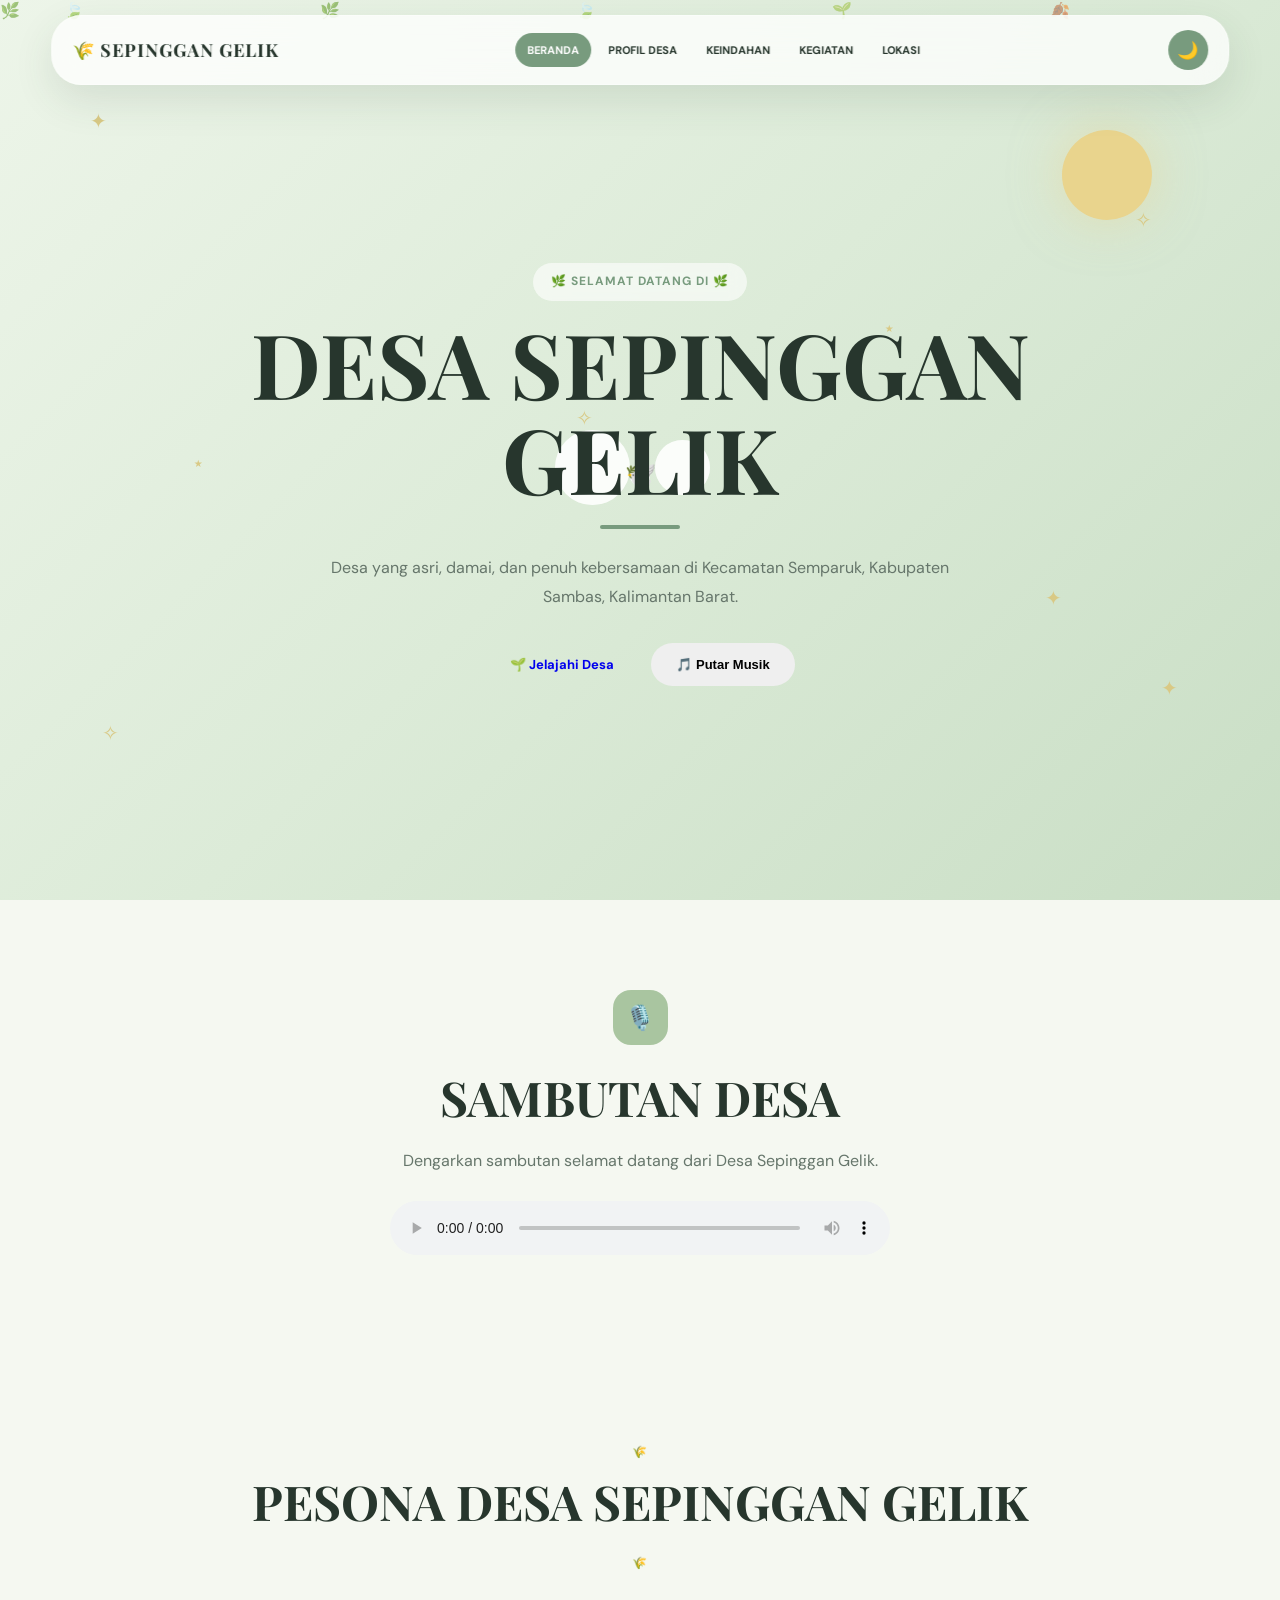
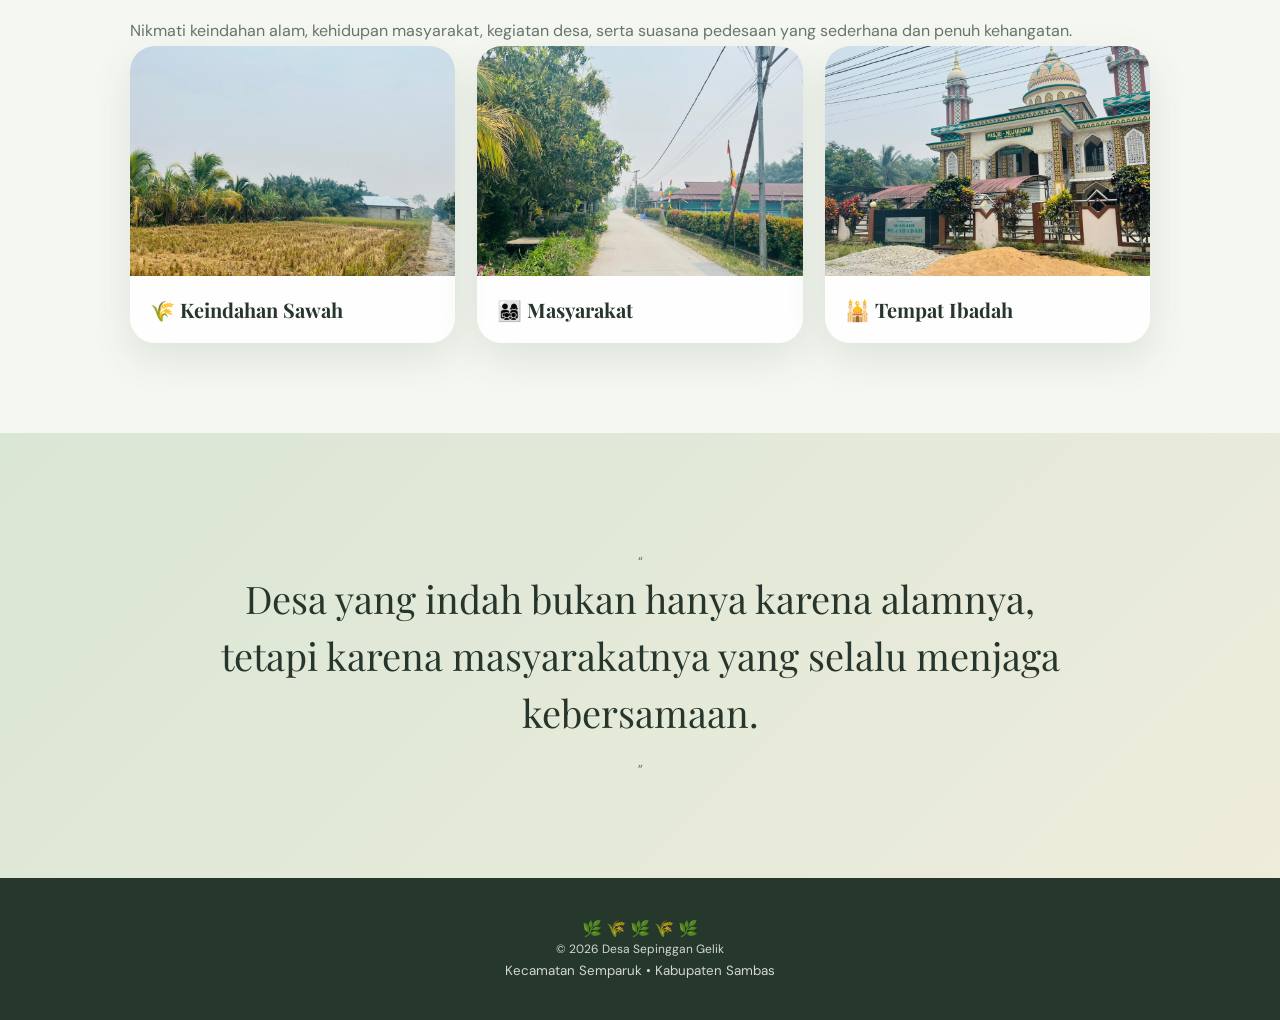
<file: index.html>
<!DOCTYPE html>
<html lang="id">
<head>
    <meta charset="UTF-8">
    <meta name="viewport" content="width=device-width, initial-scale=1.0">
    <title>Desa Sepinggan Gelik</title>
    <link rel="stylesheet" href="./style.css">
    <link rel="preconnect" href="https://fonts.googleapis.com">
    <link rel="preconnect" href="https://fonts.gstatic.com" crossorigin>
    <link href="https://fonts.googleapis.com/css2?family=DM+Sans:wght@400;500;600;700&family=Playfair+Display:wght@500;600;700&family=Parisienne&display=swap" rel="stylesheet">
</head>
<body>
    <div class="stars">
        <span>✦</span>
        <span>✧</span>
        <span>⋆</span>
        <span>✦</span>
        <span>✧</span>
        <span>⋆</span>
        <span>✦</span>
        <span>✧</span>
    </div>
    <div class="floating-leaves">
        <span>🍃</span>
        <span>🌿</span>
        <span>🍃</span>
        <span>🌱</span>
        <span>🍂</span>
        <span>🌿</span>
    </div>
    <header>
        <div class="logo">
            🌾 <span>SEPINGGAN GELIK</span>
        </div>
        <button class="menu-toggle" id="menuToggle">
            ☰
        </button>
        <nav id="navMenu">
            <a href="./index.html" class="active">
                BERANDA
            </a>
            <a href="./profil.html">
                PROFIL DESA
            </a>
            <a href="./keindahan.html">
                KEINDAHAN
            </a>
            <a href="./kegiatan.html">
                KEGIATAN
            </a>
            <a href="./lokasi.html">
                LOKASI
            </a>
        </nav>
        <button id="themeToggle" class="theme-btn">
            🌙
        </button>
    </header>
    <!-- HERO -->
    <section class="hero">
        <div class="sun"></div>
        <div class="cloud cloud1">
            ☁️
        </div>
        <div class="cloud cloud2">
            ☁️
        </div>
        <div class="bird bird1">
            🕊️
        </div>
        <div class="bird bird2">
            🕊️
        </div>
        <div class="shooting-star">
            ✦
        </div>
        <div class="hero-content">
            <p class="welcome">
                🌿 SELAMAT DATANG DI 🌿
            </p>
            <h1>
                DESA SEPINGGAN GELIK
            </h1>
            <div class="line"></div>
            <p class="hero-description">
                Desa yang asri, damai, dan penuh
                kebersamaan di Kecamatan Semparuk,
                Kabupaten Sambas, Kalimantan Barat.
            </p>
            <div class="buttons">
                <a href="./profil.html" class="btn">
                    🌱 Jelajahi Desa
                </a>
                <button id="playMusic" class="btn">
                    🎵 Putar Musik
                </button>
            </div>
        </div>
        <div class="grass"></div>
    </section>
    <!-- SAMBUTAN -->
    <section class="sambutan reveal">
        <div class="section-icon">
            🎙️
        </div>
        <h2>
            SAMBUTAN DESA
        </h2>
        <p>
            Dengarkan sambutan selamat datang
            dari Desa Sepinggan Gelik.
        </p>
        <audio controls>
            <source
                src="./suara-sambutan.mp3"
                type="audio/mpeg">
        </audio>
    </section>
    <!-- PESONA -->
    <section class="intro reveal">
        <div class="section-heading">
            <span>🌾</span>
            <h2>
                PESONA DESA SEPINGGAN GELIK
            </h2>
            <span>🌾</span>
        </div>
        <p>
            Nikmati keindahan alam, kehidupan masyarakat,
            kegiatan desa, serta suasana pedesaan yang
            sederhana dan penuh kehangatan.
        </p>
        <div class="mini-gallery">
            <div class="gallery-card">
                <img
                    src="./sawah.jpg"
                    alt="Sawah Desa"
                    loading="lazy"
                    onerror="this.style.display='none';">
                <h3>
                    🌾 Keindahan Sawah
                </h3>
            </div>
            <div class="gallery-card">
                <img
                    src="./masyarakat.jpg"
                    alt="Masyarakat Desa"
                    loading="lazy"
                    onerror="this.style.display='none';">
                <h3>
                    👨‍👩‍👧‍👦 Masyarakat
                </h3>
            </div>
            <div class="gallery-card">
                <img
                    src="./masjid.jpg"
                    alt="Masjid Desa"
                    loading="lazy"
                    onerror="this.style.display='none';">
                <h3>
                    🕌 Tempat Ibadah
                </h3>
            </div>
        </div>
    </section>
    <!-- QUOTE -->
    <section class="quote">
        <div class="quote-content">
            <span>“</span>
            <p>
                Desa yang indah bukan hanya karena
                alamnya, tetapi karena masyarakatnya
                yang selalu menjaga kebersamaan.
            </p>
            <span>”</span>
        </div>
    </section>
    <!-- MUSIK UTAMA -->
    <audio id="musikDesa" loop>
        <source
            src="./lagu-desa.mp3"
            type="audio/mpeg">
    </audio>
    <!-- FOOTER -->
    <footer>
        <div class="footer-decoration">
            🌿 🌾 🌿 🌾 🌿
        </div>
        <p>
            © 2026 Desa Sepinggan Gelik
        </p>
        <small>
            Kecamatan Semparuk • Kabupaten Sambas
        </small>
    </footer>
    <script src="./script.js"></script>
</body>
</html>
</file>
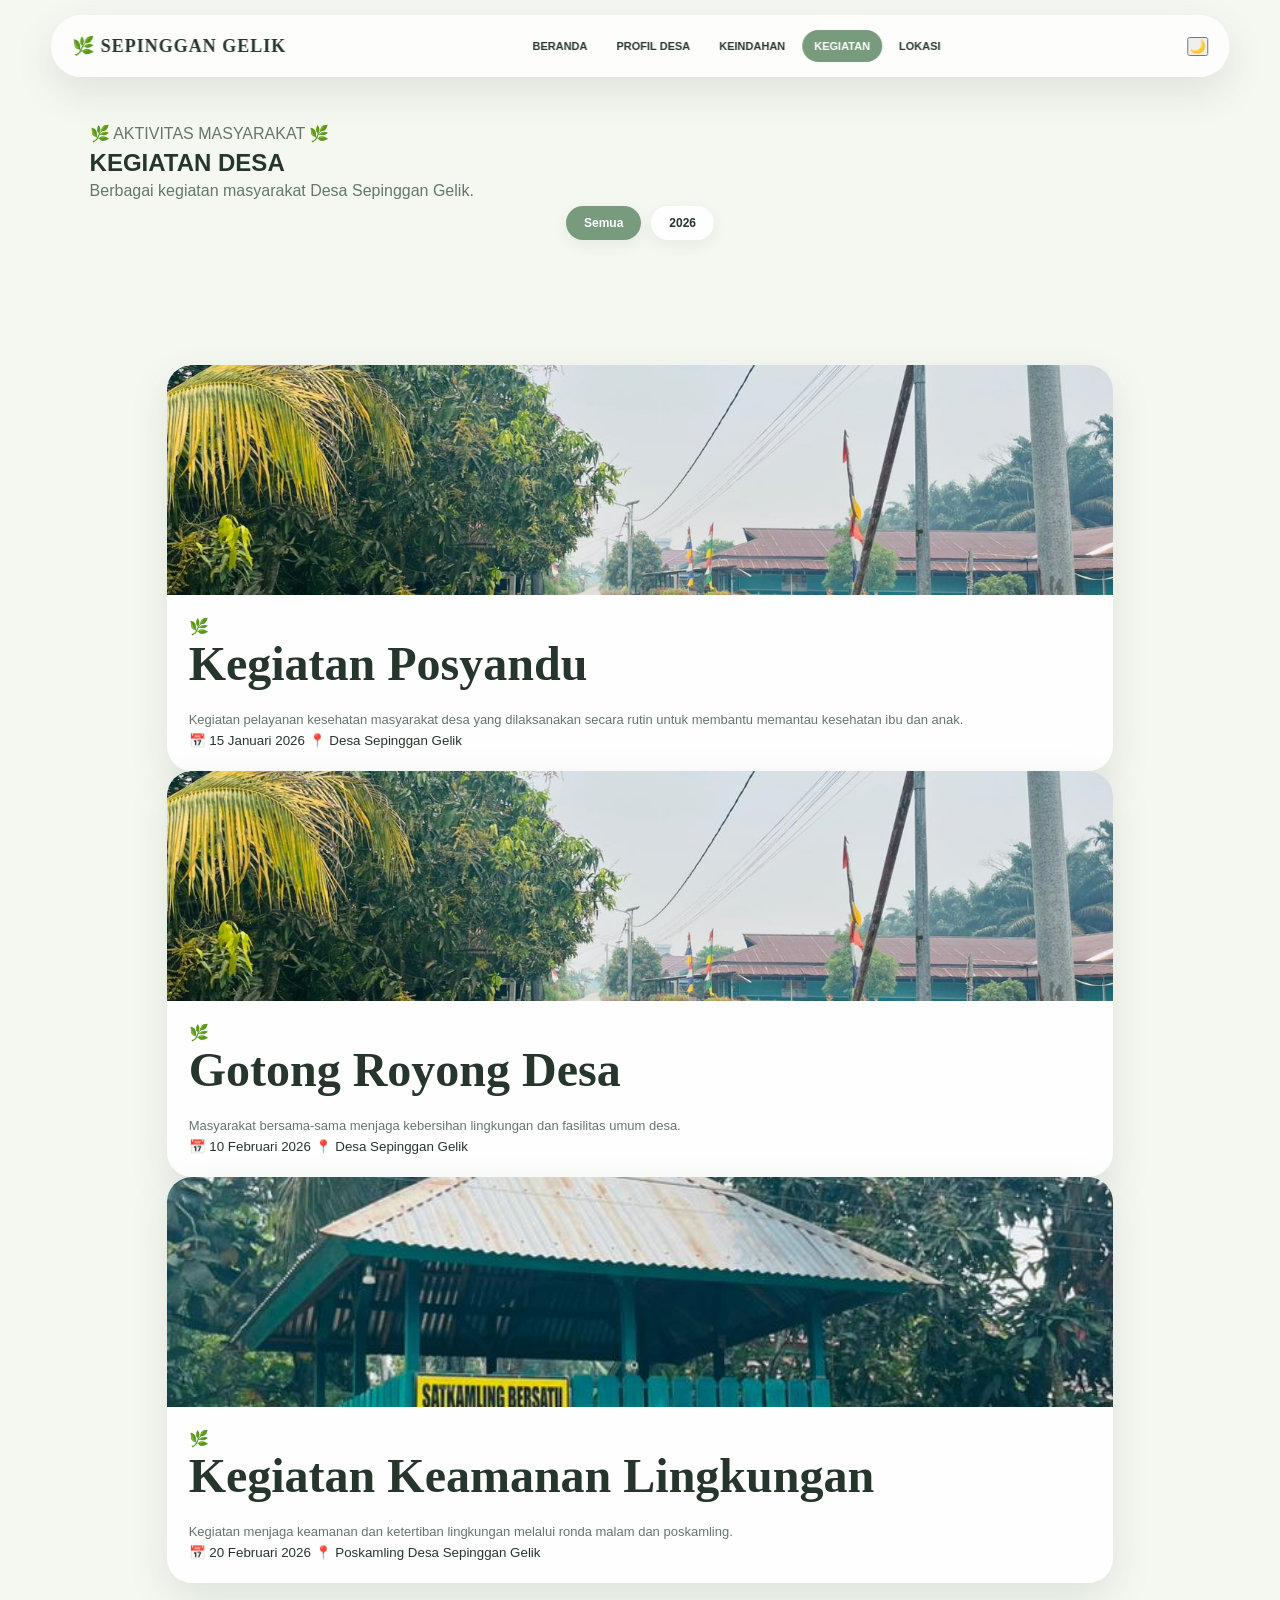
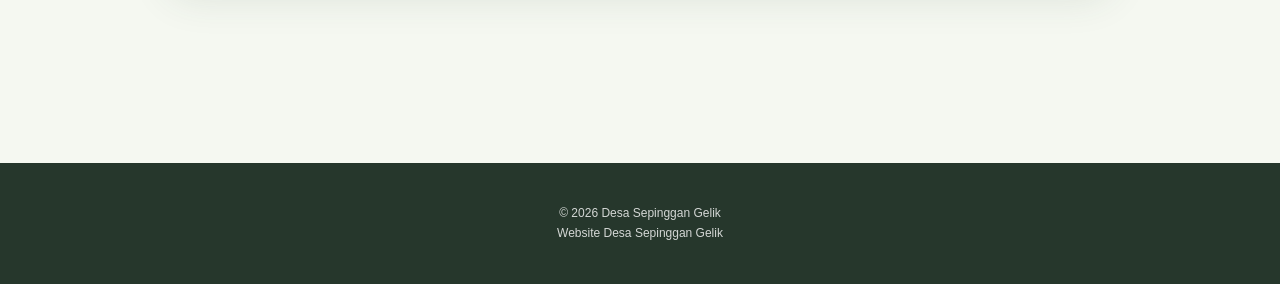
<file: kegiatan.html>
<!DOCTYPE html>
<html lang="id">

<head>
    <meta charset="UTF-8">
    <meta name="viewport" content="width=device-width, initial-scale=1.0">

    <title>Kegiatan Desa | Sepinggan Gelik</title>

    <link rel="stylesheet" href="./style.css">

    <link rel="preconnect" href="https://fonts.googleapis.com">
    <link rel="preconnect" href="https://fonts.gstatic.com" crossorigin>

    <link
        href="https://fonts.googleapis.com/css2?family=Cormorant+Garamond:wght@400;500;600;700&family=Montserrat:wght@300;400;500;600&display=swap"
        rel="stylesheet">
</head>

<body>

    <!-- HEADER -->
    <header class="navbar">

        <div class="logo">
            🌿 SEPINGGAN GELIK
        </div>

        <nav id="navMenu">
            <a href="./index.html">BERANDA</a>
            <a href="./profil.html">PROFIL DESA</a>
            <a href="./keindahan.html">KEINDAHAN</a>
            <a href="./kegiatan.html" class="active">KEGIATAN</a>
            <a href="./lokasi.html">LOKASI</a>
        </nav>

        <button id="themeToggle" class="theme-toggle" type="button">
            🌙
        </button>

        <button id="menuToggle" class="menu-toggle" type="button">
            ☰
        </button>

    </header>


    <!-- MAIN -->
    <main>

        <section class="page">

            <!-- JUDUL -->
            <div class="section-title">

                <p class="eyebrow">
                    🌿 AKTIVITAS MASYARAKAT 🌿
                </p>

                <h1>KEGIATAN DESA</h1>

                <div class="title-line"></div>

                <p>
                    Berbagai kegiatan masyarakat Desa Sepinggan Gelik.
                </p>

            </div>


            <!-- FILTER -->
            <div class="activity-filter">

                <button class="filter-btn active" type="button">
                    Semua
                </button>

                <button class="filter-btn" type="button">
                    2026
                </button>

            </div>


            <!--
                KEGIATAN DARI GOOGLE SHEETS
                Data akan dimasukkan otomatis oleh script.js
            -->
            <section
                class="activity-grid"
                id="kegiatanContainer">

                <div class="loading-kegiatan">
                    <span>🌿</span>
                    <p>Memuat kegiatan desa...</p>
                </div>

            </section>

        </section>

    </main>


    <!-- FOOTER -->
    <footer>

        <p>
            © 2026 Desa Sepinggan Gelik
        </p>

        <p>
            Website Desa Sepinggan Gelik
        </p>

    </footer>


    <!-- MUSIK DESA -->
    <audio id="musikDesa" loop>
        <source src="./lagu-desa.mp3" type="audio/mpeg">
    </audio>


    <!-- SCRIPT UTAMA WEBSITE -->
    <script src="./script.js"></script>

</body>

</html>
</file>
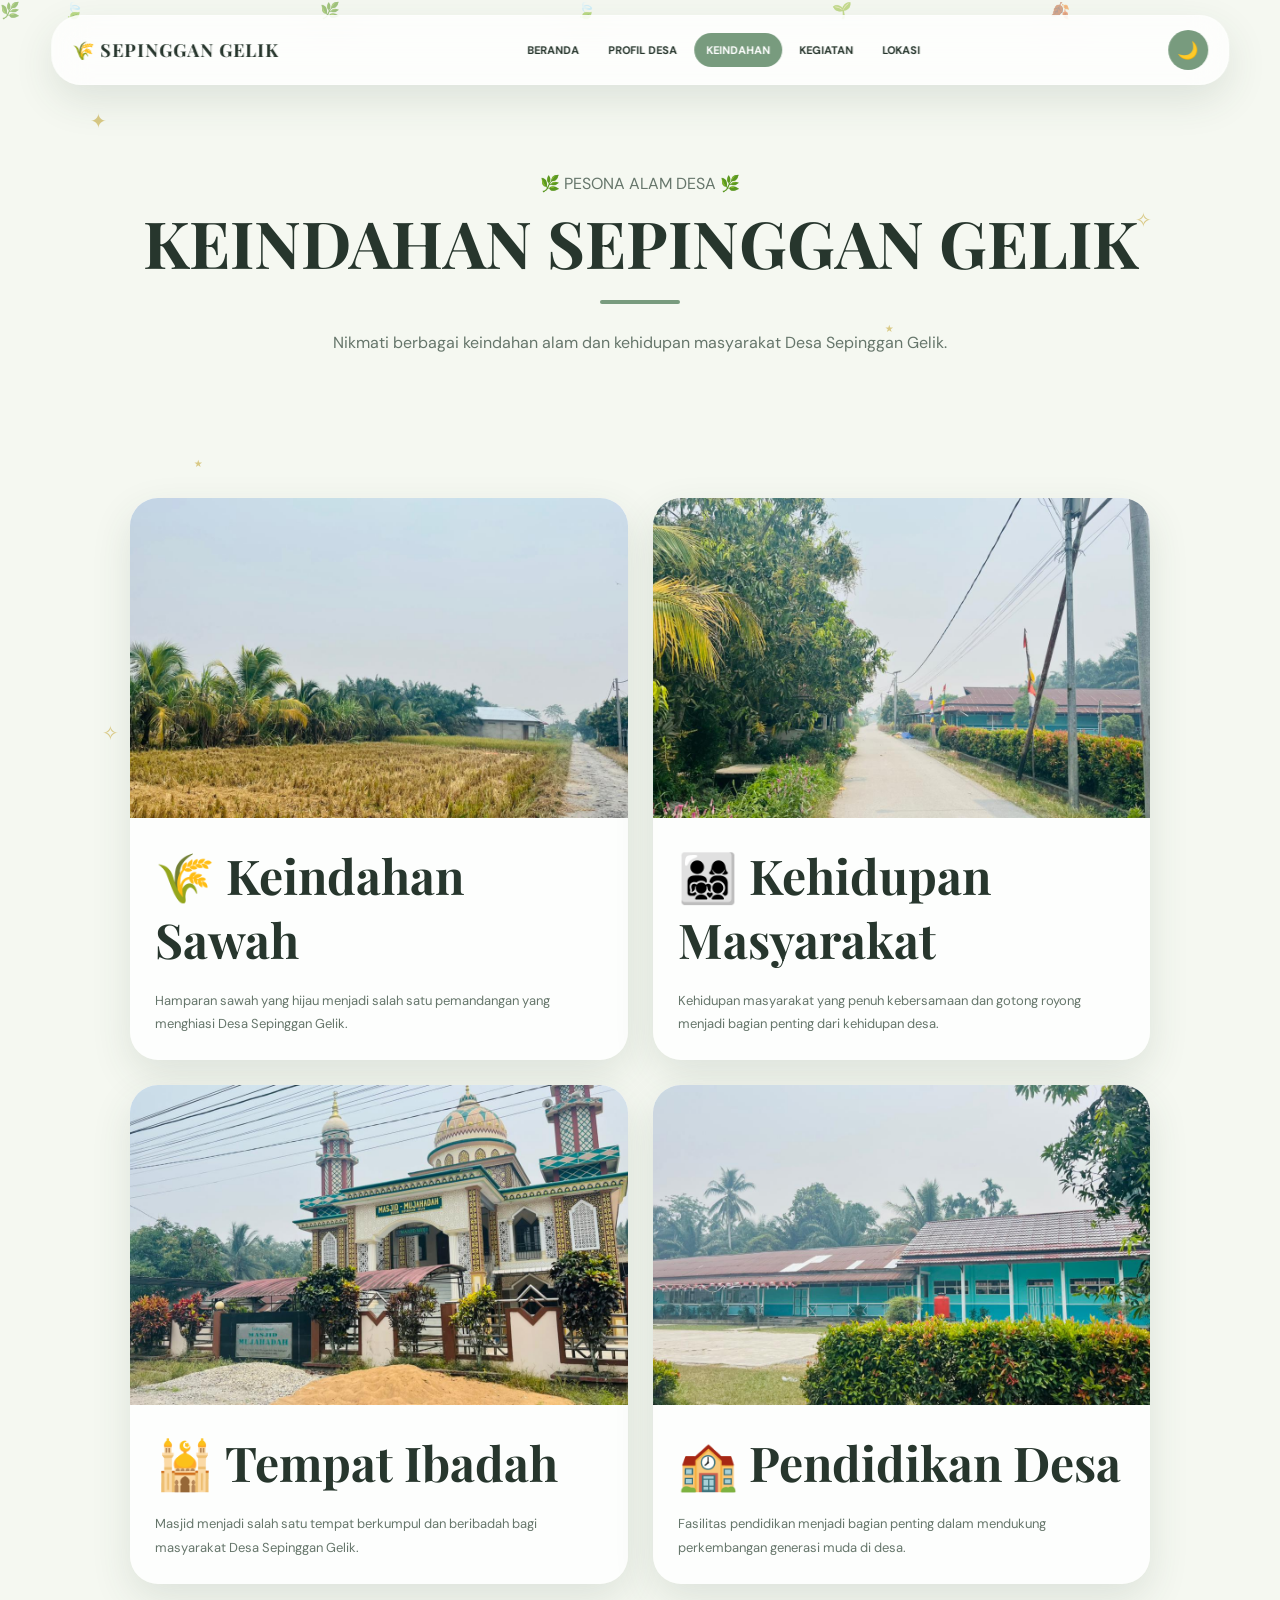
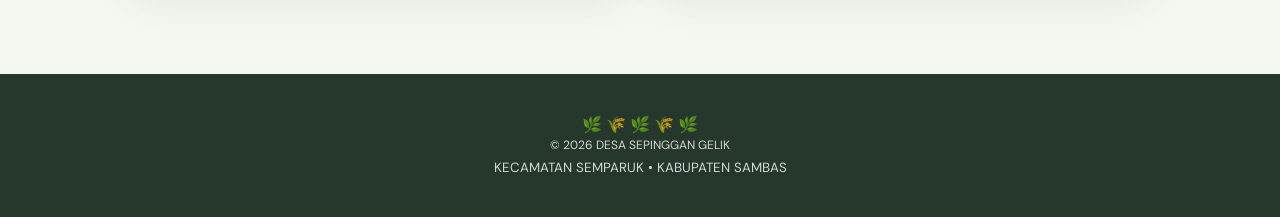
<file: keindahan.html>
<!DOCTYPE html>
<html lang="id">
<head>
    <meta charset="UTF-8">
    <meta name="viewport" content="width=device-width, initial-scale=1.0">
    <title>Keindahan Desa | SEPINGGAN GELIK</title>
    <link rel="stylesheet" href="./style.css">
    <link rel="preconnect" href="https://fonts.googleapis.com">
    <link rel="preconnect" href="https://fonts.gstatic.com" crossorigin>
    <link
        href="https://fonts.googleapis.com/css2?family=DM+Sans:wght@400;500;600;700&family=Playfair+Display:wght@500;600;700&family=Parisienne&display=swap"
        rel="stylesheet">
</head>
<body>
    <div class="stars">
        <span>✦</span>
        <span>✧</span>
        <span>⋆</span>
        <span>✦</span>
        <span>✧</span>
        <span>⋆</span>
    </div>
    <div class="floating-leaves">
        <span>🍃</span>
        <span>🌿</span>
        <span>🍃</span>
        <span>🌱</span>
        <span>🍂</span>
        <span>🌿</span>
    </div>
    <!-- HEADER -->
    <header>
        <div class="logo">
            🌾 <span>SEPINGGAN GELIK</span>
        </div>
        <button
            class="menu-toggle"
            id="menuToggle">
            ☰
        </button>
        <nav id="navMenu">
            <a href="./index.html">
                BERANDA
            </a>
            <a href="./profil.html">
                PROFIL DESA
            </a>
            <a
                href="./keindahan.html"
                class="active">
                KEINDAHAN
            </a>
            <a href="./kegiatan.html">
                KEGIATAN
            </a>
            <a href="./lokasi.html">
                LOKASI
            </a>
        </nav>
        <button
            id="themeToggle"
            class="theme-btn">
            🌙
        </button>
    </header>
    <!-- HERO -->
    <main class="page">
        <section class="page-hero">
            <p>
                🌿 PESONA ALAM DESA 🌿
            </p>
            <h1>
                KEINDAHAN SEPINGGAN GELIK
            </h1>
            <div class="line"></div>
            <p>
                Nikmati berbagai keindahan alam dan
                kehidupan masyarakat Desa Sepinggan Gelik.
            </p>
        </section>
        <!-- GALERI -->
        <section class="photo-gallery reveal">
            <!-- SAWAH -->
            <div class="photo-card">
                <img
                    src="./sawah.jpg"
                    alt="Keindahan Sawah Desa"
                    loading="lazy"
                    onerror="this.src='./sawah.jpg';">
                <div class="photo-content">
                    <h2>
                        🌾 Keindahan Sawah
                    </h2>
                    <p>
                        Hamparan sawah yang hijau menjadi
                        salah satu pemandangan yang menghiasi
                        Desa Sepinggan Gelik.
                    </p>
                </div>
            </div>
            <!-- MASYARAKAT -->
            <div class="photo-card">
                <img
                    src="./masyarakat.jpg"
                    alt="Masyarakat Desa"
                    loading="lazy"
                    onerror="this.src='./masyarakat.jpg';">
                <div class="photo-content">
                    <h2>
                        👨‍👩‍👧‍👦 Kehidupan Masyarakat
                    </h2>
                    <p>
                        Kehidupan masyarakat yang penuh
                        kebersamaan dan gotong royong menjadi
                        bagian penting dari kehidupan desa.
                    </p>
                </div>
            </div>
            <!-- MASJID -->
            <div class="photo-card">
                <img
                    src="./masjid.jpg"
                    alt="Masjid Desa"
                    loading="lazy"
                    onerror="this.src='./masjid.jpg';">
                <div class="photo-content">
                    <h2>
                        🕌 Tempat Ibadah
                    </h2>
                    <p>
                        Masjid menjadi salah satu tempat
                        berkumpul dan beribadah bagi masyarakat
                        Desa Sepinggan Gelik.
                    </p>
                </div>
            </div>
            <!-- SEKOLAH -->
            <div class="photo-card">
                <img
                    src="./sekolah.jpg"
                    alt="Sekolah Desa"
                    loading="lazy"
                    onerror="this.src='./sekolah.jpg';">
                <div class="photo-content">
                    <h2>
                        🏫 Pendidikan Desa
                    </h2>
                    <p>
                        Fasilitas pendidikan menjadi bagian
                        penting dalam mendukung perkembangan
                        generasi muda di desa.
                    </p>
                </div>
            </div>
        </section>
    </main>
    <!-- MUSIK -->
    <audio
        id="musikDesa"
        loop>
        <source
            src="./lagu-desa.mp3"
            type="audio/mpeg">
    </audio>
    <!-- FOOTER -->
    <footer>
        <div class="footer-decoration">
            🌿 🌾 🌿 🌾 🌿
        </div>
        <p>
            © 2026 DESA SEPINGGAN GELIK
        </p>
        <small>
            KECAMATAN SEMPARUK • KABUPATEN SAMBAS
        </small>
    </footer>
    <script src="./script.js"></script>
</body>
</html>
</file>
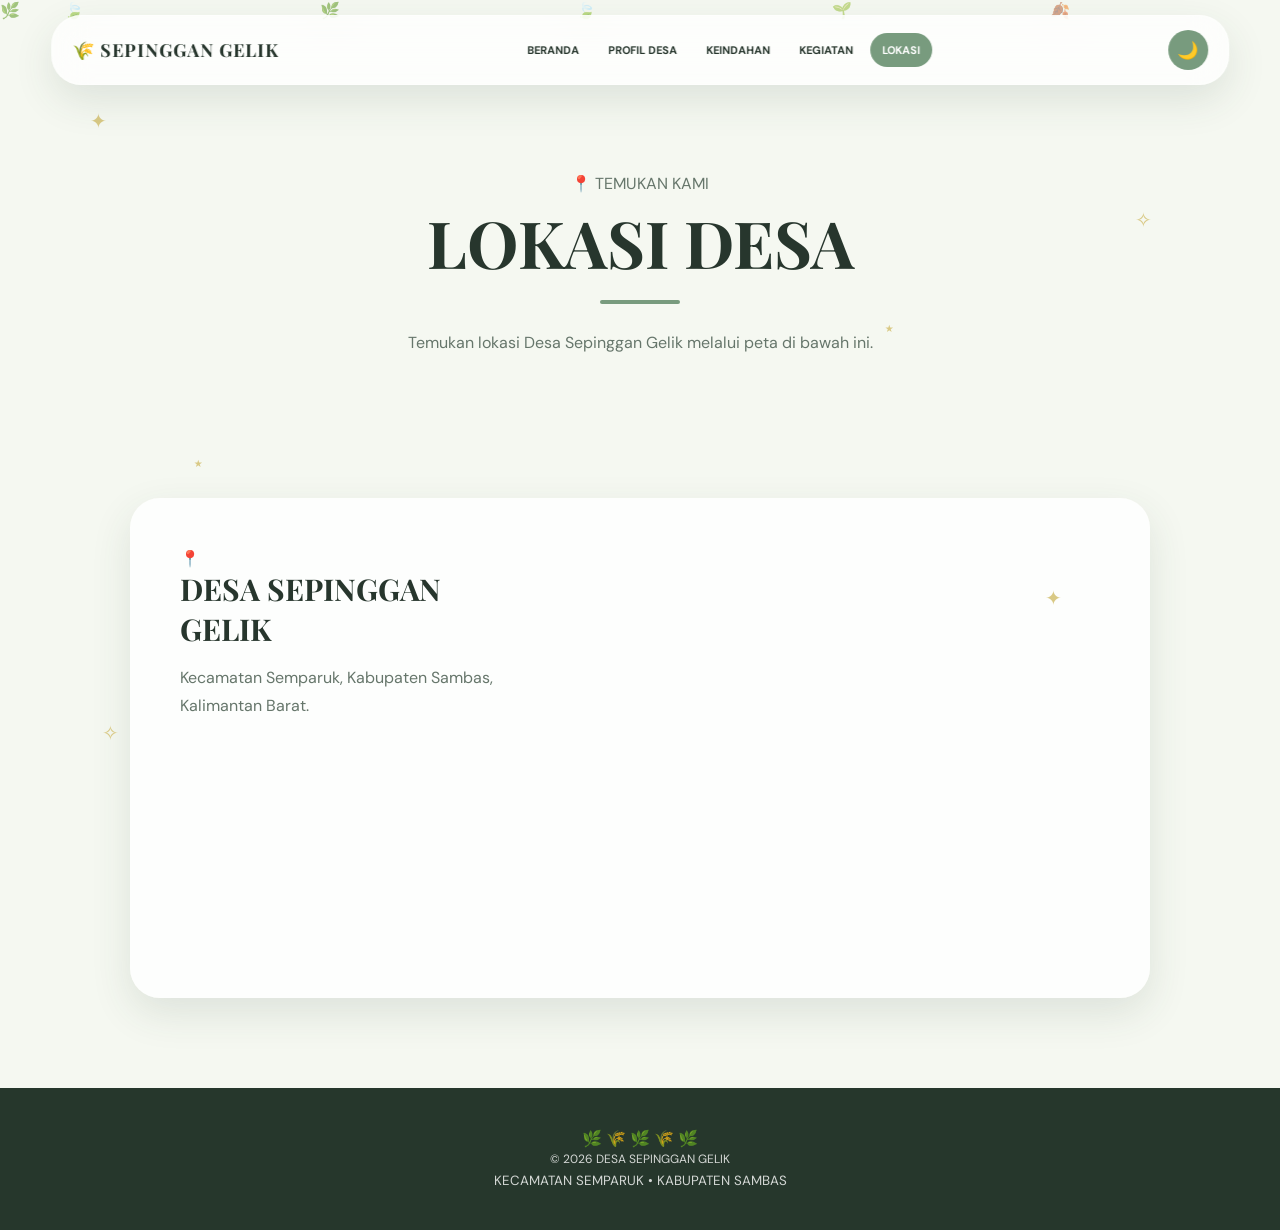
<file: lokasi.html>
<!DOCTYPE html>
<html lang="id">
<head>
    <meta charset="UTF-8">
    <meta name="viewport" content="width=device-width, initial-scale=1.0">
    <title>Lokasi Desa | SEPINGGAN GELIK</title>
    <link rel="stylesheet" href="./style.css">
    <link rel="preconnect" href="https://fonts.googleapis.com">
    <link rel="preconnect" href="https://fonts.gstatic.com" crossorigin>
    <link
        href="https://fonts.googleapis.com/css2?family=DM+Sans:wght@400;500;600;700&family=Playfair+Display:wght@500;600;700&family=Parisienne&display=swap"
        rel="stylesheet">
</head>
<body>
    <div class="stars">
        <span>✦</span>
        <span>✧</span>
        <span>⋆</span>
        <span>✦</span>
        <span>✧</span>
        <span>⋆</span>
    </div>
    <div class="floating-leaves">
        <span>🍃</span>
        <span>🌿</span>
        <span>🍃</span>
        <span>🌱</span>
        <span>🍂</span>
        <span>🌿</span>
    </div>
    <!-- HEADER -->
    <header>
        <div class="logo">
            🌾 <span>SEPINGGAN GELIK</span>
        </div>
        <button
            class="menu-toggle"
            id="menuToggle">
            ☰
        </button>
        <nav id="navMenu">
            <a href="./index.html">
                BERANDA
            </a>
            <a href="./profil.html">
                PROFIL DESA
            </a>
            <a href="./keindahan.html">
                KEINDAHAN
            </a>
            <a href="./kegiatan.html">
                KEGIATAN
            </a>
            <a
                href="./lokasi.html"
                class="active">
                LOKASI
            </a>
        </nav>
        <button
            id="themeToggle"
            class="theme-btn">
            🌙
        </button>
    </header>
    <!-- MAIN -->
    <main class="page">
        <section class="page-hero">
            <p>
                📍 TEMUKAN KAMI
            </p>
            <h1>
                LOKASI DESA
            </h1>
            <div class="line"></div>
            <p>
                Temukan lokasi Desa Sepinggan Gelik
                melalui peta di bawah ini.
            </p>
        </section>
        <!-- LOKASI -->
        <section class="location-section reveal">
            <div class="location-card">
                <div class="location-info">
                    <div class="location-icon">
                        📍
                    </div>
                    <h2>
                        DESA SEPINGGAN GELIK
                    </h2>
                    <p>
                        Kecamatan Semparuk,
                        Kabupaten Sambas,
                        Kalimantan Barat.
                    </p>
                </div>
                <div class="map-container">
                    <iframe
                        src="https://www.google.com/maps?q=Desa+Sepinggan+Gelik,+Kecamatan+Semparuk,+Kabupaten+Sambas,+Kalimantan+Barat&output=embed"
                        width="100%"
                        height="450"
                        style="border:0;"
                        allowfullscreen=""
                        loading="lazy"
                        referrerpolicy="no-referrer-when-downgrade">
                    </iframe>
                </div>
            </div>
        </section>
    </main>
    <!-- MUSIK -->
    <audio
        id="musikDesa"
        loop>
        <source
            src="./lagu-desa.mp3"
            type="audio/mpeg">
    </audio>
    <!-- FOOTER -->
    <footer>
        <div class="footer-decoration">
            🌿 🌾 🌿 🌾 🌿
        </div>
        <p>
            © 2026 DESA SEPINGGAN GELIK
        </p>
        <small>
            KECAMATAN SEMPARUK • KABUPATEN SAMBAS
        </small>
    </footer>
    <script src="./script.js"></script>
</body>
</html>
</file>
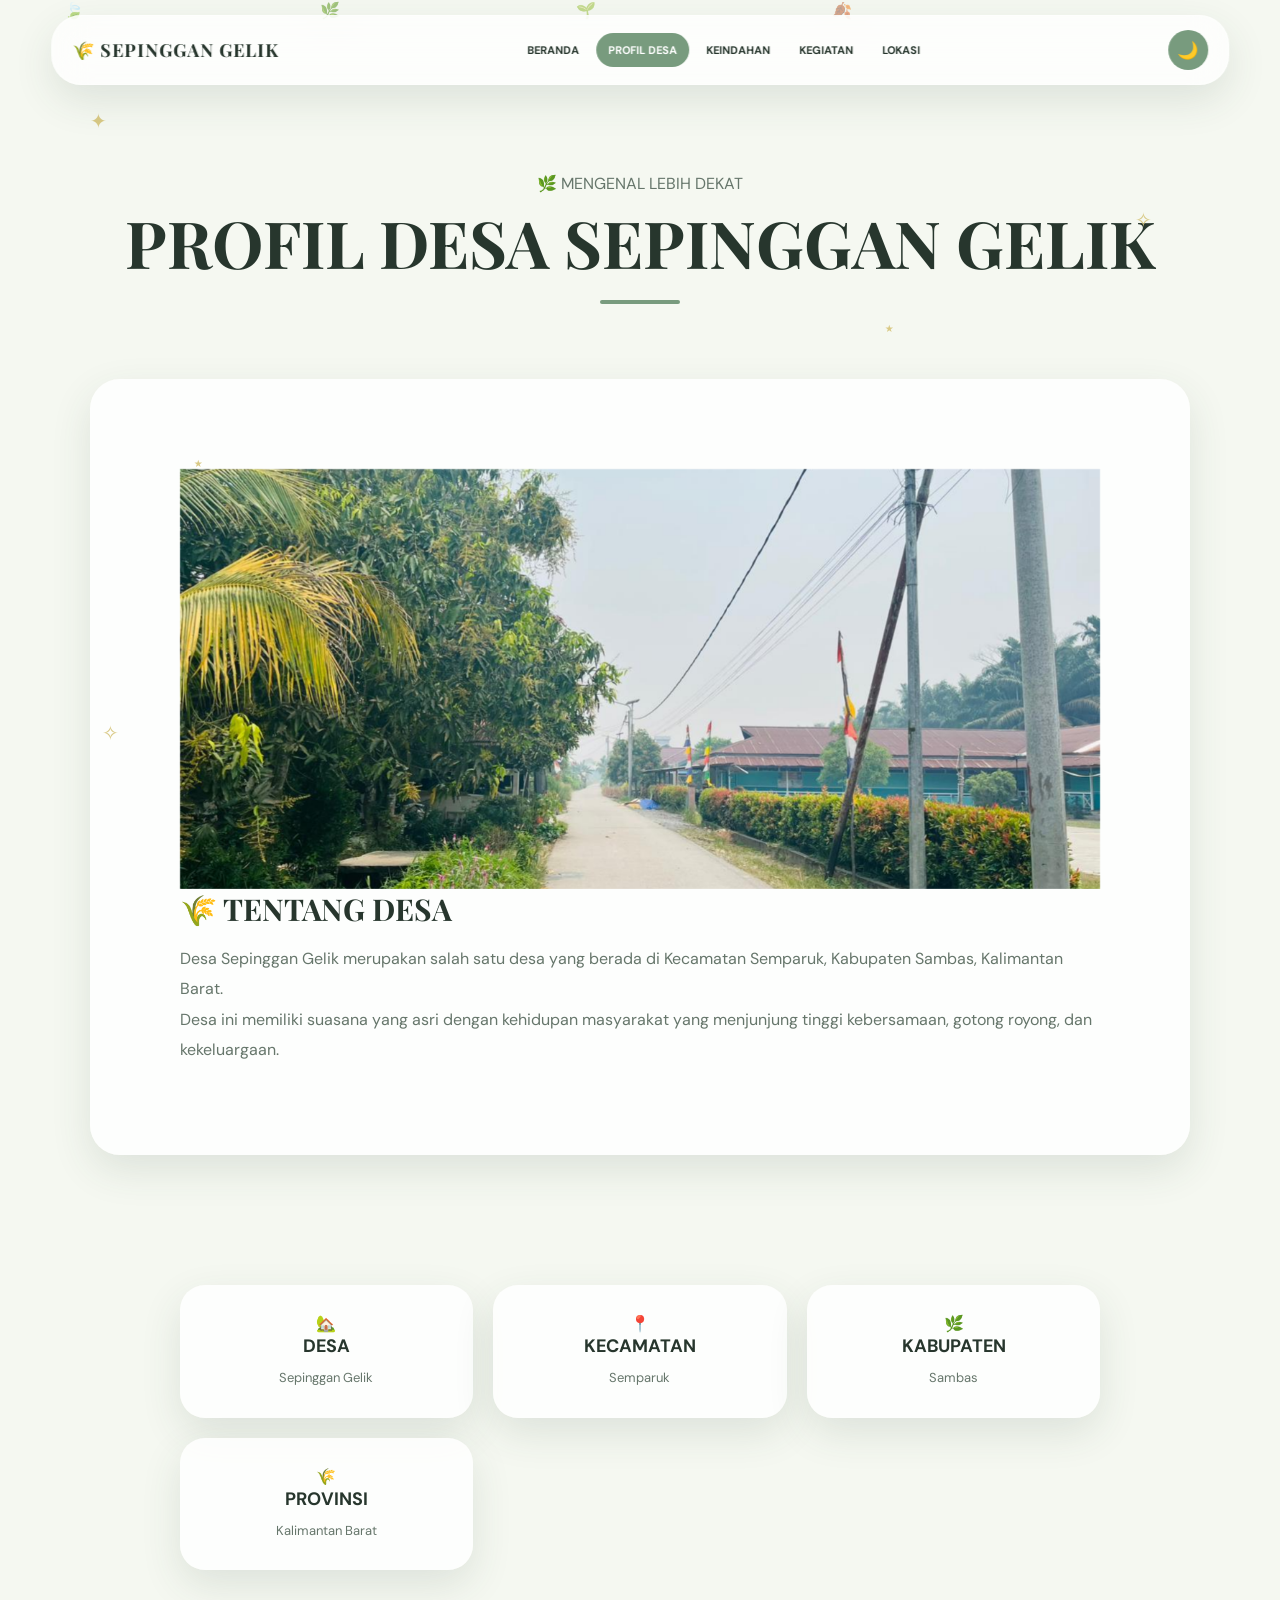
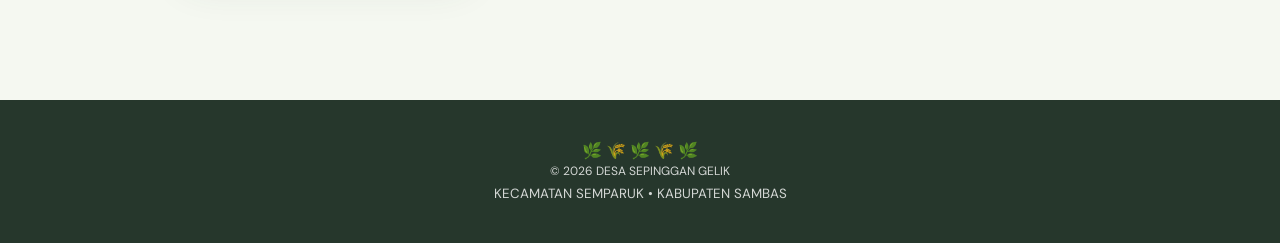
<file: profil.html>
<!DOCTYPE html>
<html lang="id">
<head>
    <meta charset="UTF-8">
    <meta name="viewport" content="width=device-width, initial-scale=1.0">
    <title>Profil Desa | SEPINGGAN GELIK</title>
    <link rel="stylesheet" href="./style.css">
    <link rel="preconnect" href="https://fonts.googleapis.com">
    <link rel="preconnect" href="https://fonts.gstatic.com" crossorigin>
    <link
        href="https://fonts.googleapis.com/css2?family=DM+Sans:wght@400;500;600;700&family=Playfair+Display:wght@500;600;700&family=Parisienne&display=swap"
        rel="stylesheet">
</head>
<body>
    <div class="stars">
        <span>✦</span>
        <span>✧</span>
        <span>⋆</span>
        <span>✦</span>
        <span>✧</span>
        <span>⋆</span>
    </div>
    <div class="floating-leaves">
        <span>🍃</span>
        <span>🌿</span>
        <span>🌱</span>
        <span>🍂</span>
    </div>
    <!-- HEADER -->
    <header>
        <div class="logo">
            🌾 <span>SEPINGGAN GELIK</span>
        </div>
        <button
            class="menu-toggle"
            id="menuToggle">
            ☰
        </button>
        <nav id="navMenu">
            <a href="./index.html">
                BERANDA
            </a>
            <a
                href="./profil.html"
                class="active">
                PROFIL DESA
            </a>
            <a href="./keindahan.html">
                KEINDAHAN
            </a>
            <a href="./kegiatan.html">
                KEGIATAN
            </a>
            <a href="./lokasi.html">
                LOKASI
            </a>
        </nav>
        <button
            id="themeToggle"
            class="theme-btn">
            🌙
        </button>
    </header>
    <!-- MAIN -->
    <main class="page">
        <!-- PAGE HERO -->
        <section class="page-hero">
            <p>
                🌿 MENGENAL LEBIH DEKAT
            </p>
            <h1>
                PROFIL DESA SEPINGGAN GELIK
            </h1>
            <div class="line"></div>
        </section>
        <!-- TENTANG DESA -->
        <section class="content-card reveal">
            <img
                src="./masyarakat.jpg"
                alt="Masyarakat Desa"
                loading="lazy"
                onerror="this.src='./masyarakat.jpg';">
            <div>
                <h2>
                    🌾 TENTANG DESA
                </h2>
                <p>
                    Desa Sepinggan Gelik merupakan salah satu
                    desa yang berada di Kecamatan Semparuk,
                    Kabupaten Sambas, Kalimantan Barat.
                </p>
                <p>
                    Desa ini memiliki suasana yang asri dengan
                    kehidupan masyarakat yang menjunjung tinggi
                    kebersamaan, gotong royong, dan kekeluargaan.
                </p>
            </div>
        </section>
        <!-- INFORMASI DESA -->
        <section class="info-grid reveal">
            <div class="info-box">
                <span>🏡</span>
                <h3>
                    DESA
                </h3>
                <p>
                    Sepinggan Gelik
                </p>
            </div>
            <div class="info-box">
                <span>📍</span>
                <h3>
                    KECAMATAN
                </h3>
                <p>
                    Semparuk
                </p>
            </div>
            <div class="info-box">
                <span>🌿</span>
                <h3>
                    KABUPATEN
                </h3>
                <p>
                    Sambas
                </p>
            </div>
            <div class="info-box">
                <span>🌾</span>
                <h3>
                    PROVINSI
                </h3>
                <p>
                    Kalimantan Barat
                </p>
            </div>
        </section>
    </main>
    <!-- MUSIK -->
    <audio
        id="musikDesa"
        loop>
        <source
            src="./lagu-desa.mp3"
            type="audio/mpeg">
    </audio>
    <!-- FOOTER -->
    <footer>
        <div class="footer-decoration">
            🌿 🌾 🌿 🌾 🌿
        </div>
        <p>
            © 2026 DESA SEPINGGAN GELIK
        </p>
        <small>
            KECAMATAN SEMPARUK • KABUPATEN SAMBAS
        </small>
    </footer>
    <script src="./script.js"></script>
</body>
</html>
</file>
<file: style.css>
/* =====================================================
   ROOT
===================================================== */
:root {
    --bg: #f5f8f1;
    --card: rgba(255,255,255,.85);
    --text: #27362d;
    --muted: #66766b;
    --primary: #789b7e;
    --secondary: #a9c5a0;
    --accent: #d8c99b;
    --header: rgba(255,255,255,.75);
    --shadow:
        0 15px 40px rgba(48,70,54,.12);
}


/* =====================================================
   DARK MODE
===================================================== */
body.dark {
    --bg: #0e1712;
    --card: rgba(27,42,32,.9);
    --text: #eef5ed;
    --muted: #b7c7ba;
    --primary: #94b698;
    --secondary: #6f9277;
    --accent: #d8ca91;
    --header: rgba(15,25,19,.9);
    --shadow:
        0 15px 40px rgba(0,0,0,.4);
}


/* =====================================================
   RESET
===================================================== */
* {
    margin: 0;
    padding: 0;
    box-sizing: border-box;
}

html {
    scroll-behavior: smooth;
}

body {
    background: var(--bg);
    color: var(--text);
    font-family: "DM Sans", sans-serif;
    overflow-x: hidden;
    transition:
        background .4s ease,
        color .4s ease;
}


/* =====================================================
   HEADER
===================================================== */
header {
    position: fixed;
    top: 15px;
    left: 50%;
    transform: translateX(-50%);
    width: 92%;
    max-width: 1250px;
    padding: 14px 20px;
    display: flex;
    align-items: center;
    justify-content: space-between;
    gap: 15px;
    background: var(--header);
    backdrop-filter: blur(18px);
    border:
        1px solid rgba(255,255,255,.3);
    border-radius: 30px;
    box-shadow: var(--shadow);
    z-index: 999;
}

.logo {
    font-family:
        "Playfair Display",
        serif;
    font-weight: 700;
    font-size: 18px;
    letter-spacing: 1px;
}

nav {
    display: flex;
    gap: 5px;
}

nav a {
    color: var(--text);
    text-decoration: none;
    font-size: 11px;
    font-weight: 700;
    padding: 10px 12px;
    border-radius: 20px;
    transition: .3s;
}

nav a:hover,
nav a.active {
    background: var(--primary);
    color: white;
}

.theme-btn,
.menu-toggle {
    border: none;
    background: var(--primary);
    color: white;
    width: 40px;
    height: 40px;
    border-radius: 50%;
    cursor: pointer;
    font-size: 17px;
}

.menu-toggle {
    display: none;
}


/* =====================================================
   BINTANG
===================================================== */
.stars span {
    position: fixed;
    color: #d9c985;
    font-size: 20px;
    pointer-events: none;
    z-index: 1;
    animation:
        twinkle 2s infinite alternate;
}

.stars span:nth-child(1) {
    top: 12%;
    left: 7%;
}

.stars span:nth-child(2) {
    top: 23%;
    right: 10%;
}

.stars span:nth-child(3) {
    top: 50%;
    left: 15%;
}

.stars span:nth-child(4) {
    top: 65%;
    right: 17%;
}

.stars span:nth-child(5) {
    top: 80%;
    left: 8%;
}

.stars span:nth-child(6) {
    top: 35%;
    right: 30%;
}

.stars span:nth-child(7) {
    top: 75%;
    right: 8%;
}

.stars span:nth-child(8) {
    top: 45%;
    left: 45%;
}

@keyframes twinkle {
    from {
        opacity: .2;
        transform:
            scale(.7)
            rotate(0deg);
    }

    to {
        opacity: 1;
        transform:
            scale(1.3)
            rotate(20deg);
    }
}


/* =====================================================
   DAUN
===================================================== */
.floating-leaves span {
    position: fixed;
    z-index: 2;
    pointer-events: none;
    animation:
        floatLeaf 9s linear infinite;
    opacity: .55;
}

.floating-leaves span:nth-child(1) {
    left: 5%;
    animation-delay: 0s;
}

.floating-leaves span:nth-child(2) {
    left: 25%;
    animation-delay: 2s;
}

.floating-leaves span:nth-child(3) {
    left: 45%;
    animation-delay: 4s;
}

.floating-leaves span:nth-child(4) {
    left: 65%;
    animation-delay: 1s;
}

.floating-leaves span:nth-child(5) {
    left: 82%;
    animation-delay: 3s;
}

@keyframes floatLeaf {
    0% {
        top: -10%;
        transform:
            translateX(0)
            rotate(0deg);
    }

    50% {
        transform:
            translateX(70px)
            rotate(180deg);
    }

    100% {
        top: 110%;
        transform:
            translateX(-50px)
            rotate(360deg);
    }
}
/* =====================================================
   HERO
===================================================== */
.hero {
    min-height: 100vh;
    padding: 150px 7% 100px;
    display: flex;
    align-items: center;
    justify-content: center;
    position: relative;
    overflow: hidden;
    background:
        linear-gradient(
            135deg,
            #edf5e9 0%,
            #dcebd8 50%,
            #c9dec5 100%
        );
}

body.dark .hero {
    background:
        linear-gradient(
            135deg,
            #142319 0%,
            #1b3021 50%,
            #203b29 100%
        );
}

.hero-content {
    width: 100%;
    max-width: 900px;
    text-align: center;
    position: relative;
    z-index: 5;
}

.welcome {
    display: inline-block;
    margin-bottom: 15px;
    padding: 8px 18px;
    border-radius: 30px;
    background: rgba(255,255,255,.6);
    color: var(--primary);
    font-size: 12px;
    font-weight: 700;
    letter-spacing: 1px;
    backdrop-filter: blur(8px);
}

.hero h1 {
    font-family:
        "Playfair Display",
        serif;
    font-size: clamp(45px, 8vw, 90px);
    line-height: 1.05;
    color: var(--text);
    margin-bottom: 20px;
}

.line {
    width: 80px;
    height: 4px;
    margin: 0 auto 25px;
    border-radius: 10px;
    background: var(--primary);
}

.hero-description {
    max-width: 650px;
    margin: auto;
    color: var(--muted);
    font-size: 16px;
    line-height: 1.8;
}

.buttons {
    display: flex;
    justify-content: center;
    align-items: center;
    gap: 12px;
    margin-top: 30px;
    flex-wrap: wrap;
}

.btn {
    display: inline-flex;
    align-items: center;
    justify-content: center;
    padding: 13px 24px;
    border-radius: 30px;
    text-decoration: none;
    font-size: 13px;
    font-weight: 700;
    transition: .3s;
    border: 1px solid transparent;
}

.btn-primary {
    background: var(--primary);
    color: white;
    box-shadow:
        0 8px 20px rgba(78,110,83,.2);
}

.btn-primary:hover {
    transform: translateY(-3px);
}

.btn-secondary {
    background: rgba(255,255,255,.55);
    color: var(--text);
    border-color: rgba(120,155,126,.35);
}

.btn-secondary:hover {
    background: var(--primary);
    color: white;
}


/* =====================================================
   MATAHARI
===================================================== */
.sun {
    position: absolute;
    width: 90px;
    height: 90px;
    border-radius: 50%;
    background: #e9d48d;
    top: 130px;
    right: 10%;
    box-shadow:
        0 0 50px rgba(233,212,141,.5);
    animation:
        sunMove 5s ease-in-out infinite alternate;
}

@keyframes sunMove {
    from {
        transform: translateY(0);
    }

    to {
        transform: translateY(15px);
    }
}


/* =====================================================
   AWAN
===================================================== */
.cloud {
    position: absolute;
    background: rgba(255,255,255,.65);
    border-radius: 100px;
    filter: blur(.3px);
}

.cloud::before,
.cloud::after {
    content: "";
    position: absolute;
    background: inherit;
    border-radius: 50%;
}

.cloud::before {
    width: 55px;
    height: 55px;
    top: -25px;
    left: 25px;
}

.cloud::after {
    width: 75px;
    height: 75px;
    top: -35px;
    right: 20px;
}

.cloud-1 {
    width: 120px;
    height: 30px;
    top: 23%;
    left: 5%;
    animation:
        cloudMove 18s linear infinite;
}

.cloud-2 {
    width: 160px;
    height: 35px;
    top: 32%;
    right: 4%;
    animation:
        cloudMove 22s linear infinite reverse;
}

@keyframes cloudMove {
    0% {
        transform: translateX(-20px);
    }

    50% {
        transform: translateX(40px);
    }

    100% {
        transform: translateX(-20px);
    }
}


/* =====================================================
   BURUNG
===================================================== */
.bird {
    position: absolute;
    font-size: 25px;
    color: var(--primary);
    z-index: 3;
    animation:
        birdFly 15s linear infinite;
}

.bird-1 {
    top: 25%;
    left: -50px;
}

.bird-2 {
    top: 38%;
    left: -100px;
    animation-delay: 5s;
}

@keyframes birdFly {
    0% {
        transform: translateX(0);
    }

    100% {
        transform: translateX(110vw);
    }
}


/* =====================================================
   BINTANG JATUH
===================================================== */
.shooting-star {
    position: absolute;
    width: 100px;
    height: 2px;
    background:
        linear-gradient(
            90deg,
            transparent,
            rgba(255,255,255,.9)
        );
    transform: rotate(-25deg);
    animation:
        shooting 5s linear infinite;
    opacity: 0;
}

.shooting-star:nth-child(1) {
    top: 20%;
    left: 70%;
}

.shooting-star:nth-child(2) {
    top: 45%;
    left: 80%;
    animation-delay: 2s;
}

@keyframes shooting {
    0% {
        opacity: 0;
        transform:
            translate(0,0)
            rotate(-25deg);
    }

    10% {
        opacity: 1;
    }

    30% {
        opacity: 0;
        transform:
            translate(-250px,130px)
            rotate(-25deg);
    }

    100% {
        opacity: 0;
    }
}


/* =====================================================
   SECTION
===================================================== */
section {
    padding: 90px 7%;
}

.sambutan {
    max-width: 900px;
    margin: auto;
    text-align: center;
}

.section-icon {
    width: 55px;
    height: 55px;
    margin: 0 auto 20px;
    display: flex;
    align-items: center;
    justify-content: center;
    border-radius: 18px;
    background: var(--secondary);
    color: white;
    font-size: 24px;
}

section h2 {
    font-family:
        "Playfair Display",
        serif;
    font-size: clamp(30px, 5vw, 48px);
    margin-bottom: 18px;
}

section p {
    color: var(--muted);
    line-height: 1.8;
}

audio {
    width: 100%;
    max-width: 500px;
    margin-top: 25px;
}


/* =====================================================
   INTRO
===================================================== */
.intro {
    max-width: 1200px;
    margin: auto;
}

.section-heading {
    text-align: center;
    margin-bottom: 45px;
}

.section-heading span {
    color: var(--primary);
    font-size: 12px;
    font-weight: 800;
    letter-spacing: 2px;
    text-transform: uppercase;
}

.section-heading h2 {
    margin-top: 8px;
}

.mini-gallery {
    display: grid;
    grid-template-columns:
        repeat(3, 1fr);
    gap: 22px;
}

.gallery-card {
    background: var(--card);
    border-radius: 25px;
    overflow: hidden;
    box-shadow: var(--shadow);
    transition: .35s;
}

.gallery-card:hover {
    transform: translateY(-8px);
}

.gallery-card img {
    width: 100%;
    height: 230px;
    display: block;
    object-fit: cover;
    object-position: center;
}

.gallery-card h3 {
    padding: 20px;
    font-family:
        "Playfair Display",
        serif;
    font-size: 20px;
}


/* =====================================================
   QUOTE
===================================================== */
.quote {
    padding:
        100px 7%;
    background:
        linear-gradient(
            135deg,
            rgba(169,197,160,.35),
            rgba(216,201,155,.25)
        );
}

.quote-content {
    max-width: 850px;
    margin: auto;
    text-align: center;
}

.quote-content p {
    font-family:
        "Playfair Display",
        serif;
    font-size: clamp(24px, 4vw, 38px);
    line-height: 1.5;
    color: var(--text);
}

.quote-content span {
    display: block;
    margin-top: 20px;
    color: var(--muted);
    font-size: 13px;
}


/* =====================================================
   PAGE
===================================================== */
.page {
    min-height: 100vh;
    padding-top: 120px;
}

.page-hero {
    text-align: center;
    padding:
        50px 7%;
}

.page-hero h1 {
    font-family:
        "Playfair Display",
        serif;
    font-size: clamp(38px, 7vw, 65px);
    margin-bottom: 15px;
}

.page-hero p {
    max-width: 700px;
    margin: auto;
    color: var(--muted);
    line-height: 1.8;
}

.content-card {
    max-width: 1100px;
    margin:
        0 auto 40px;
    background: var(--card);
    border-radius: 30px;
    overflow: hidden;
    box-shadow: var(--shadow);
}

.content-card img {
    width: 100%;
    height: 420px;
    display: block;
    object-fit: cover;
    object-position: center;
}

.content-card-content {
    padding: 35px;
}

.content-card h2 {
    font-size: 30px;
    margin-bottom: 15px;
}

.content-card p {
    line-height: 1.9;
    color: var(--muted);
}


/* =====================================================
   INFO GRID
===================================================== */
.info-grid {
    max-width: 1100px;
    margin: 40px auto;
    display: grid;
    grid-template-columns:
        repeat(3, 1fr);
    gap: 20px;
}

.info-box {
    padding: 28px;
    background: var(--card);
    border-radius: 25px;
    box-shadow: var(--shadow);
    text-align: center;
}

.info-box .icon {
    width: 50px;
    height: 50px;
    margin:
        0 auto 15px;
    display: flex;
    align-items: center;
    justify-content: center;
    background: var(--secondary);
    color: white;
    border-radius: 16px;
    font-size: 22px;
}

.info-box h3 {
    margin-bottom: 8px;
    font-size: 18px;
}

.info-box p {
    font-size: 13px;
}


/* =====================================================
   PHOTO GALLERY
===================================================== */
.photo-gallery {
    max-width: 1200px;
    margin: auto;
    display: grid;
    grid-template-columns:
        repeat(2, 1fr);
    gap: 25px;
}

.photo-card {
    background: var(--card);
    border-radius: 28px;
    overflow: hidden;
    box-shadow: var(--shadow);
    transition: .35s;
}

.photo-card:hover {
    transform: translateY(-7px);
}

.photo-card img {
    width: 100%;
    height: 320px;
    display: block;
    object-fit: cover;
    object-position: center;
}

.photo-content {
    padding: 25px;
}

.photo-content h3 {
    font-family:
        "Playfair Display",
        serif;
    font-size: 23px;
    margin-bottom: 8px;
}

.photo-content p {
    font-size: 13px;
}


/* =====================================================
   ACTIVITY SECTION
===================================================== */
.activity-section {
    max-width: 1200px;
    margin: auto;
}

.activity-filter {
    display: flex;
    justify-content: center;
    flex-wrap: wrap;
    gap: 10px;
    margin-bottom: 35px;
}

.filter-btn {
    border: none;
    padding:
        10px 18px;
    border-radius: 25px;
    background: var(--card);
    color: var(--text);
    cursor: pointer;
    font-size: 12px;
    font-weight: 700;
    transition: .3s;
    box-shadow: 0 5px 15px rgba(48,70,54,.08);
}

.filter-btn:hover,
.filter-btn.active {
    background: var(--primary);
    color: white;
}

.activity-container {
    display: grid;
    grid-template-columns:
        repeat(3, 1fr);
    gap: 22px;
}

.activity-card {
    background: var(--card);
    border-radius: 25px;
    overflow: hidden;
    box-shadow: var(--shadow);
    transition: .35s;
}

.activity-card:hover {
    transform: translateY(-7px);
}

.activity-card img {
    width: 100%;
    height: 230px;
    display: block;
    object-fit: cover;
    object-position: center;
}

.activity-content {
    padding: 22px;
}

.activity-content h3 {
    font-family:
        "Playfair Display",
        serif;
    font-size: 21px;
    margin-bottom: 10px;
}

.activity-content p {
    font-size: 13px;
    line-height: 1.7;
}

.activity-date {
    display: inline-block;
    margin-bottom: 12px;
    padding:
        6px 12px;
    border-radius: 15px;
    background: var(--secondary);
    color: white;
    font-size: 10px;
    font-weight: 700;
}


/* =====================================================
   LOCATION
===================================================== */
.location-section {
    max-width: 1200px;
    margin: auto;
}

.location-card {
    display: grid;
    grid-template-columns:
        .8fr 1.2fr;
    gap: 25px;
    background: var(--card);
    border-radius: 30px;
    padding: 25px;
    box-shadow: var(--shadow);
}

.location-info {
    padding: 25px;
}

.location-info h2 {
    font-size: 30px;
    margin-bottom: 15px;
}

.location-info p {
    margin-bottom: 18px;
}

.map-container {
    min-height: 450px;
    border-radius: 25px;
    overflow: hidden;
}

.map-container iframe {
    width: 100%;
    height: 100%;
    min-height: 450px;
    border: 0;
    display: block;
}


/* =====================================================
   FOOTER
===================================================== */
footer {
    padding:
        40px 7%;
    text-align: center;
    background: #26372c;
    color: rgba(255,255,255,.8);
}

footer h3 {
    font-family:
        "Playfair Display",
        serif;
    color: white;
    font-size: 24px;
    margin-bottom: 10px;
}

footer p {
    font-size: 12px;
    line-height: 1.7;
}

.footer-bottom {
    margin-top: 25px;
    padding-top: 20px;
    border-top:
        1px solid rgba(255,255,255,.12);
    font-size: 11px;
}
/* =========================================
   CARD TAMBAH KEGIATAN
========================================= */

.add-kegiatan-section {
    position: relative;
    z-index: 50;
    width: 100%;
    display: flex;
    justify-content: center;
    margin: 30px auto 35px;
    padding: 0 20px;
}

.btn-tambah-kegiatan {
    position: relative;
    z-index: 51;
    width: min(700px, 100%);
    min-height: 105px;

    display: flex;
    align-items: center;
    gap: 18px;

    padding: 20px 24px;

    border: 1px solid rgba(105, 140, 105, .25);
    border-radius: 24px;

    background:
        linear-gradient(
            135deg,
            rgba(255,255,255,.97),
            rgba(238,248,237,.97)
        );

    box-shadow:
        0 12px 30px rgba(70,100,70,.13);

    cursor: pointer;
    text-align: left;
    overflow: hidden;

    appearance: none;
    -webkit-appearance: none;

    pointer-events: auto;

    transition:
        transform .3s ease,
        box-shadow .3s ease;
}

.btn-tambah-kegiatan:hover {
    transform: translateY(-5px);

    box-shadow:
        0 18px 38px rgba(70,100,70,.20);
}

.btn-tambah-kegiatan:active {
    transform: scale(.98);
}


/* ICON */

.tambah-icon {
    position: relative;
    z-index: 2;

    width: 58px;
    height: 58px;

    flex-shrink: 0;

    display: flex;
    align-items: center;
    justify-content: center;

    border-radius: 18px;

    background: rgba(112,151,108,.15);

    font-size: 27px;

    pointer-events: none;

    transition: .3s;
}

.btn-tambah-kegiatan:hover .tambah-icon {
    transform:
        scale(1.08)
        rotate(-5deg);
}


/* TEXT */

.tambah-text {
    position: relative;
    z-index: 2;

    flex: 1;

    display: flex;
    flex-direction: column;

    gap: 5px;

    pointer-events: none;
}

.tambah-text strong {
    font-family:
        "Playfair Display",
        serif;

    font-size: 20px;

    color: #40543d;
}

.tambah-text small {
    font-family:
        "DM Sans",
        sans-serif;

    font-size: 13px;

    color: #7b8977;

    line-height: 1.4;
}


/* PLUS */

.tambah-arrow {
    position: relative;
    z-index: 2;

    width: 43px;
    height: 43px;

    flex-shrink: 0;

    display: flex;
    align-items: center;
    justify-content: center;

    border-radius: 50%;

    background: #708f69;

    color: white;

    font-size: 24px;

    pointer-events: none;

    transition: .3s;
}

.btn-tambah-kegiatan:hover .tambah-arrow {
    transform:
        rotate(90deg)
        scale(1.08);
}


/* =========================================
   FORM KEGIATAN
========================================= */

.form-kegiatan {
    position: relative;
    z-index: 50;

    width: min(700px, calc(100% - 40px));

    margin:
        0 auto 40px;

    padding: 30px;

    background: var(--card);

    border-radius: 28px;

    box-shadow: var(--shadow);

    display: none;

    animation:
        formMuncul .4s ease;
}

.form-kegiatan.show {
    display: block;
}

@keyframes formMuncul {
    from {
        opacity: 0;
        transform:
            translateY(-15px)
            scale(.98);
    }

    to {
        opacity: 1;
        transform:
            translateY(0)
            scale(1);
    }
}


/* HEADER FORM */

.form-header {
    display: flex;
    align-items: center;
    gap: 15px;

    margin-bottom: 25px;
}

.form-icon {
    width: 50px;
    height: 50px;

    flex-shrink: 0;

    display: flex;
    align-items: center;
    justify-content: center;

    border-radius: 15px;

    background:
        rgba(112,151,108,.15);

    font-size: 23px;
}

.form-header h2 {
    font-family:
        "Playfair Display",
        serif;

    font-size: 25px;

    margin-bottom: 4px;
}

.form-header p {
    color: var(--muted);
    font-size: 12px;
}


/* FORM GROUP */

.form-group {
    margin-bottom: 18px;
}

.form-group label {
    display: block;

    margin-bottom: 7px;

    font-size: 13px;

    font-weight: 700;

    color: var(--text);
}

.form-group input,
.form-group textarea {
    width: 100%;

    border: 1px solid
        rgba(105,140,105,.2);

    border-radius: 14px;

    background:
        rgba(255,255,255,.65);

    color: var(--text);

    padding:
        13px 15px;

    font-family:
        "DM Sans",
        sans-serif;

    font-size: 13px;

    outline: none;

    transition:
        .3s ease;
}

.form-group input:focus,
.form-group textarea:focus {
    border-color:
        var(--primary);

    box-shadow:
        0 0 0 3px
        rgba(120,155,126,.12);
}

.form-group textarea {
    min-height: 120px;

    resize: vertical;
}

.input-info {
    display: block;

    margin-top: 6px;

    color: var(--muted);

    font-size: 10px;
}


/* =========================================
   BUTTON FORM
========================================= */

.form-buttons {
    display: flex;

    gap: 12px;

    margin-top: 25px;
}

.btn-simpan,
.btn-batal {
    flex: 1;

    border: none;

    padding:
        13px 20px;

    border-radius: 20px;

    cursor: pointer;

    font-family:
        "DM Sans",
        sans-serif;

    font-size: 13px;

    font-weight: 700;

    transition:
        .3s ease;
}

.btn-simpan {
    background:
        var(--primary);

    color: white;
}

.btn-simpan:hover {
    transform:
        translateY(-2px);

    box-shadow:
        0 8px 18px
        rgba(70,100,70,.18);
}

.btn-batal {
    background:
        rgba(120,155,126,.12);

    color:
        var(--text);
}

.btn-batal:hover {
    background:
        rgba(120,155,126,.22);
}


/* =========================================
   DARK MODE FORM
========================================= */

body.dark-mode .form-kegiatan {
    background:
        rgba(27,42,32,.95);
}

body.dark-mode
.form-group input,
body.dark-mode
.form-group textarea {
    background:
        rgba(15,25,19,.7);

    border-color:
        rgba(160,190,155,.18);
}

body.dark-mode
.form-group input:focus,
body.dark-mode
.form-group textarea:focus {
    border-color:
        var(--primary);
}


/* =========================================
   FOTO — PERBAIKAN UTAMA
========================================= */

.gallery-card img,
.content-card img,
.photo-card img,
.activity-card img {
    display: block;

    width: 100%;

    object-fit: cover;

    visibility: visible;

    opacity: 1;
}


/* Memastikan gambar tidak tertutup elemen lain */

.gallery-card,
.content-card,
.photo-card,
.activity-card {
    position: relative;
}

.gallery-card img,
.content-card img,
.photo-card img,
.activity-card img {
    position: relative;
    z-index: 2;
}


/* =========================================
   RESPONSIVE
========================================= */

@media (max-width: 850px) {

    header {
        width: 94%;
    }

    .menu-toggle {
        display: block;
    }

    nav {
        position: absolute;

        top: 65px;
        left: 0;
        right: 0;

        display: none;

        flex-direction: column;

        background:
            var(--header);

        padding: 15px;

        border-radius: 25px;

        box-shadow:
            var(--shadow);
    }

    nav.show {
        display: flex;
    }

    nav a {
        text-align: center;
    }

    .logo {
        font-size: 13px;
    }

    .mini-gallery,
    .photo-grid,
    .info-grid,
    .content-card,
    .location-card {
        grid-template-columns: 1fr;
    }

    .content-card img {
        height: 280px;
    }

    .activity-card {
        grid-template-columns: 1fr;
    }

    .activity-card img {
        width: 100%;
        height: 230px;
    }

    .section-heading {
        flex-direction: column;
        gap: 5px;
    }

    section {
        padding:
            70px 5%;
    }
}


@media (max-width: 600px) {

    .hero {
        padding:
            130px 5% 80px;
    }

    .hero h1 {
        font-size: 45px;
    }

    .hero-description {
        font-size: 13px;
    }

    .sun {
        width: 70px;
        height: 70px;
        top: 110px;
    }

    section h2 {
        font-size: 29px;
    }

    .page {
        padding-top: 100px;
    }

    .page-hero {
        padding:
            60px 15px 35px;
    }

    .page-hero h1 {
        font-size: 38px;
    }

    .content-card {
        padding: 18px;
        gap: 20px;
    }

    .content-card img {
        height: 230px;
    }

    .photo-card img {
        height: 250px;
    }

    .activity-card {
        padding: 15px;
    }

    .activity-card img {
        height: 220px;
    }

    .location-card {
        padding: 15px;
    }

    .location-info {
        padding: 15px;
    }

    .map-box iframe {
        min-height: 300px;
    }

    .add-kegiatan-section {
        margin:
            25px auto 30px;

        padding:
            0 15px;
    }

    .btn-tambah-kegiatan {
        min-height: 92px;

        padding:
            16px 17px;

        gap: 13px;

        border-radius: 21px;
    }

    .tambah-icon {
        width: 50px;
        height: 50px;

        border-radius: 15px;

        font-size: 23px;
    }

    .tambah-text strong {
        font-size: 17px;
    }

    .tambah-text small {
        font-size: 11px;
    }

    .tambah-arrow {
        width: 38px;
        height: 38px;

        font-size: 21px;
    }

    .form-kegiatan {
        width:
            calc(100% - 30px);

        padding:
            22px 18px;

        border-radius: 24px;
    }

    .form-header {
        align-items: flex-start;
    }

    .form-header h2 {
        font-size: 21px;
    }

    .form-header p {
        font-size: 12px;
    }

    .form-buttons {
        flex-direction: column;
    }

    .btn-simpan,
    .btn-batal {
        width: 100%;
    }
}
</file>
